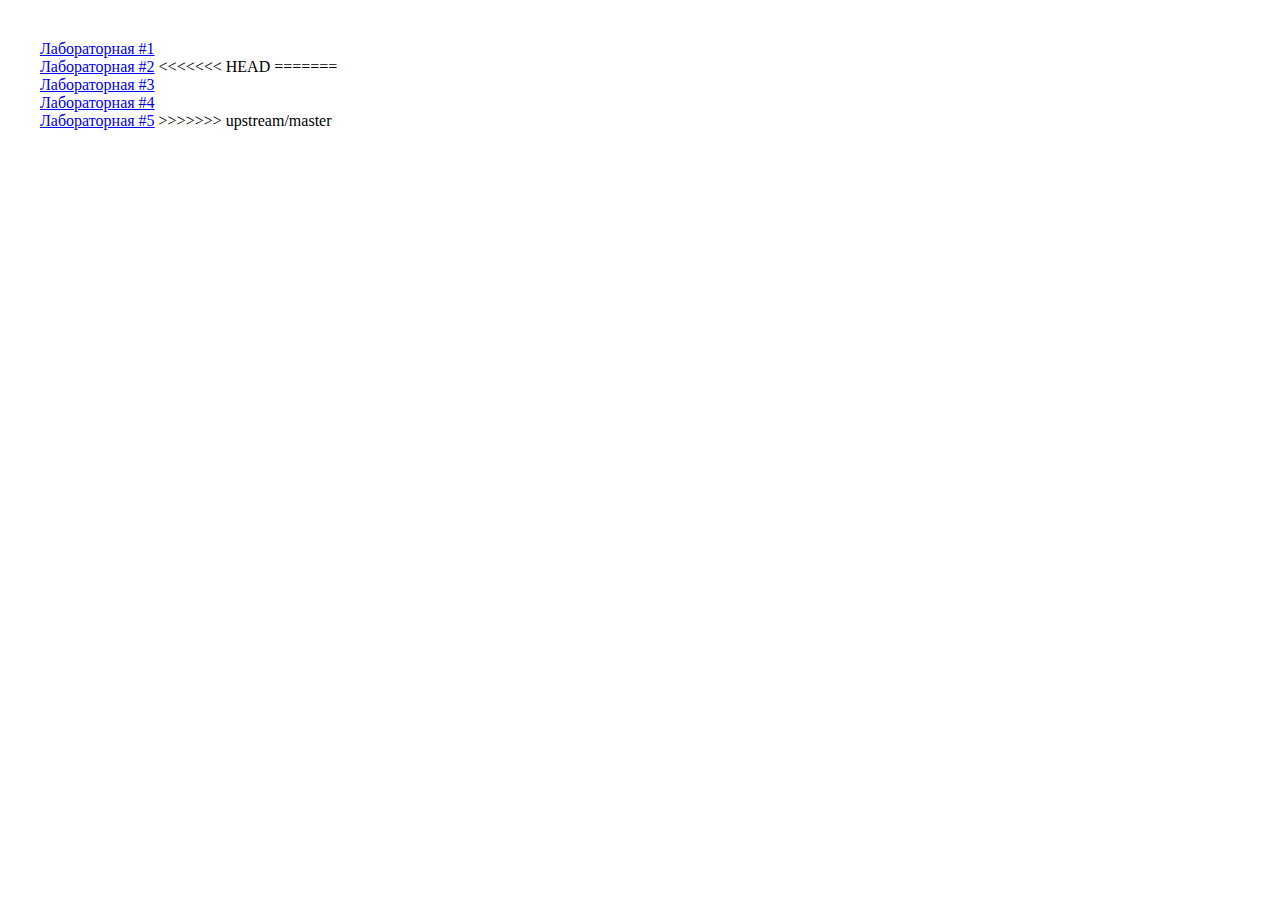
<file: index.html>
<!DOCTYPE html>
<html lang="en">

<head>
    <meta charset="UTF-8">
    <meta http-equiv="X-UA-Compatible" content="IE=edge">
    <meta name="viewport" content="width=device-width, initial-scale=1.0">
    <title>Document</title>
</head>

<body style="margin: 40px">
    <a href="./lab1/">Лабораторная #1</a>
    <br>
    <a href="./lab2/">Лабораторная #2</a>
<<<<<<< HEAD
=======
    <br>
    <a href="./lab3/">Лабораторная #3</a>
    <br>
    <a href="./lab4/">Лабораторная #4</a>
    <br>
    <a href="./lab5/">Лабораторная #5</a>
>>>>>>> upstream/master
</body>

</html>
</file>
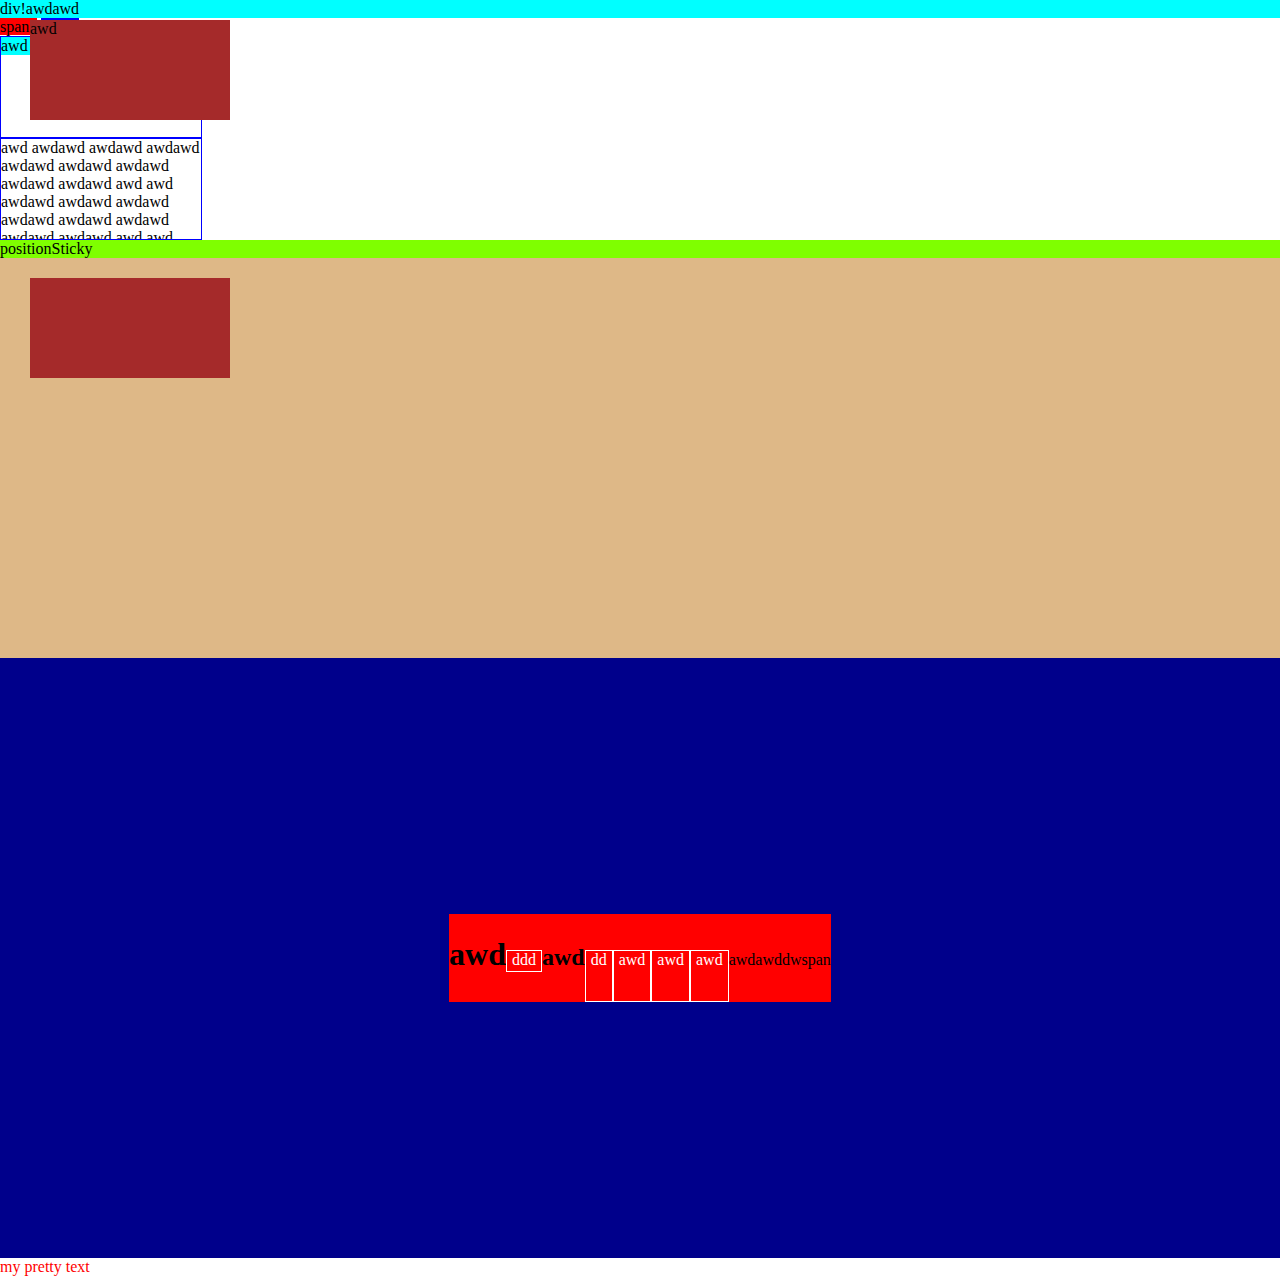
<file: example/index.html>
<!DOCTYPE html>
<html lang="en">

<head>
    <meta charset="UTF-8">
    <meta http-equiv="X-UA-Compatible" content="IE=edge">
    <meta name="viewport" content="width=device-width, initial-scale=1.0">
    <link rel="stylesheet" href="./index.css">
    <title>Document</title>
</head>

<body>
    <div class="divClass">
        div!awdawd
    </div>
    <span style="background-color: red;">span1</span>
    <span style="background-color: blue;">span2</span>
    <div class="overflowTest">
        <div style="width: 400px; background-color: aqua;">awd</div>
    </div>
    <div class="overflowTest">
        awd awdawd awdawd awdawd awdawd awdawd awdawd awdawd awdawd awd awd awdawd awdawd awdawd awdawd awdawd awdawd awdawd awdawd awd awd awdawd awdawd awdawd awdawd awdawd awdawd awdawd awdawd awd
    </div>
    <div class="positionSticky">
        positionSticky
    </div>
    <div class="position1">
        awd
    </div>
    <div class="position2">

        <div class="position1">

        </div>
    </div>
    <div class="flexWrapper">
        <div class="flexContainer">
            <h1>
                awd
            </h1>
            <div class="flexContainer-flexItem flexContainer-flexItem_small" style="">
                ddd
            </div>
            <h2>
                awd
            </h2>
            <div class="flexContainer-flexItem" style="">
                dd
            </div>

            <div class="flexContainer-flexItem">
                awd
            </div>
            <div class="flexContainer-flexItem">
                awd
            </div>
            <div class="flexContainer-flexItem">
                awd
            </div>
            <span>awdawddwspan</span>
        </div>
    </div>
    <div class="prettyText">
        my pretty text
    </div>
</body>

</html>
</file>
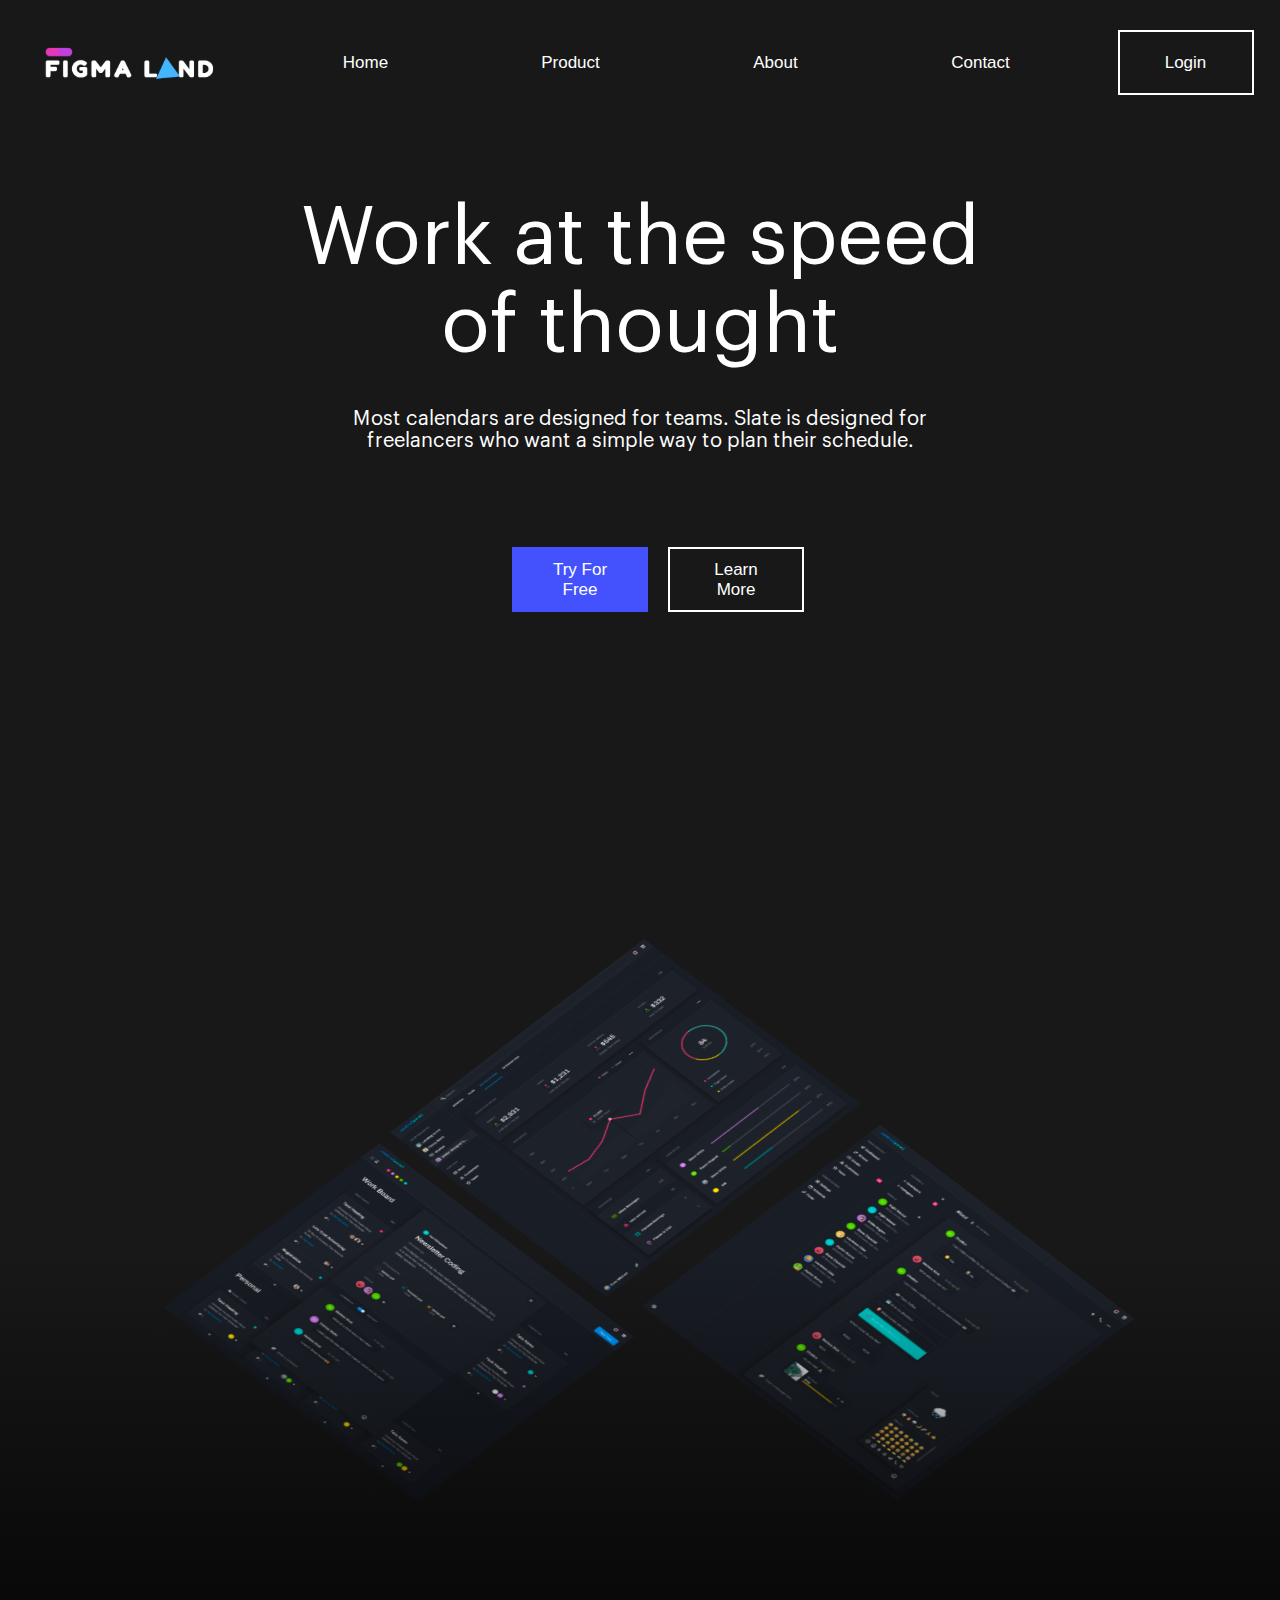
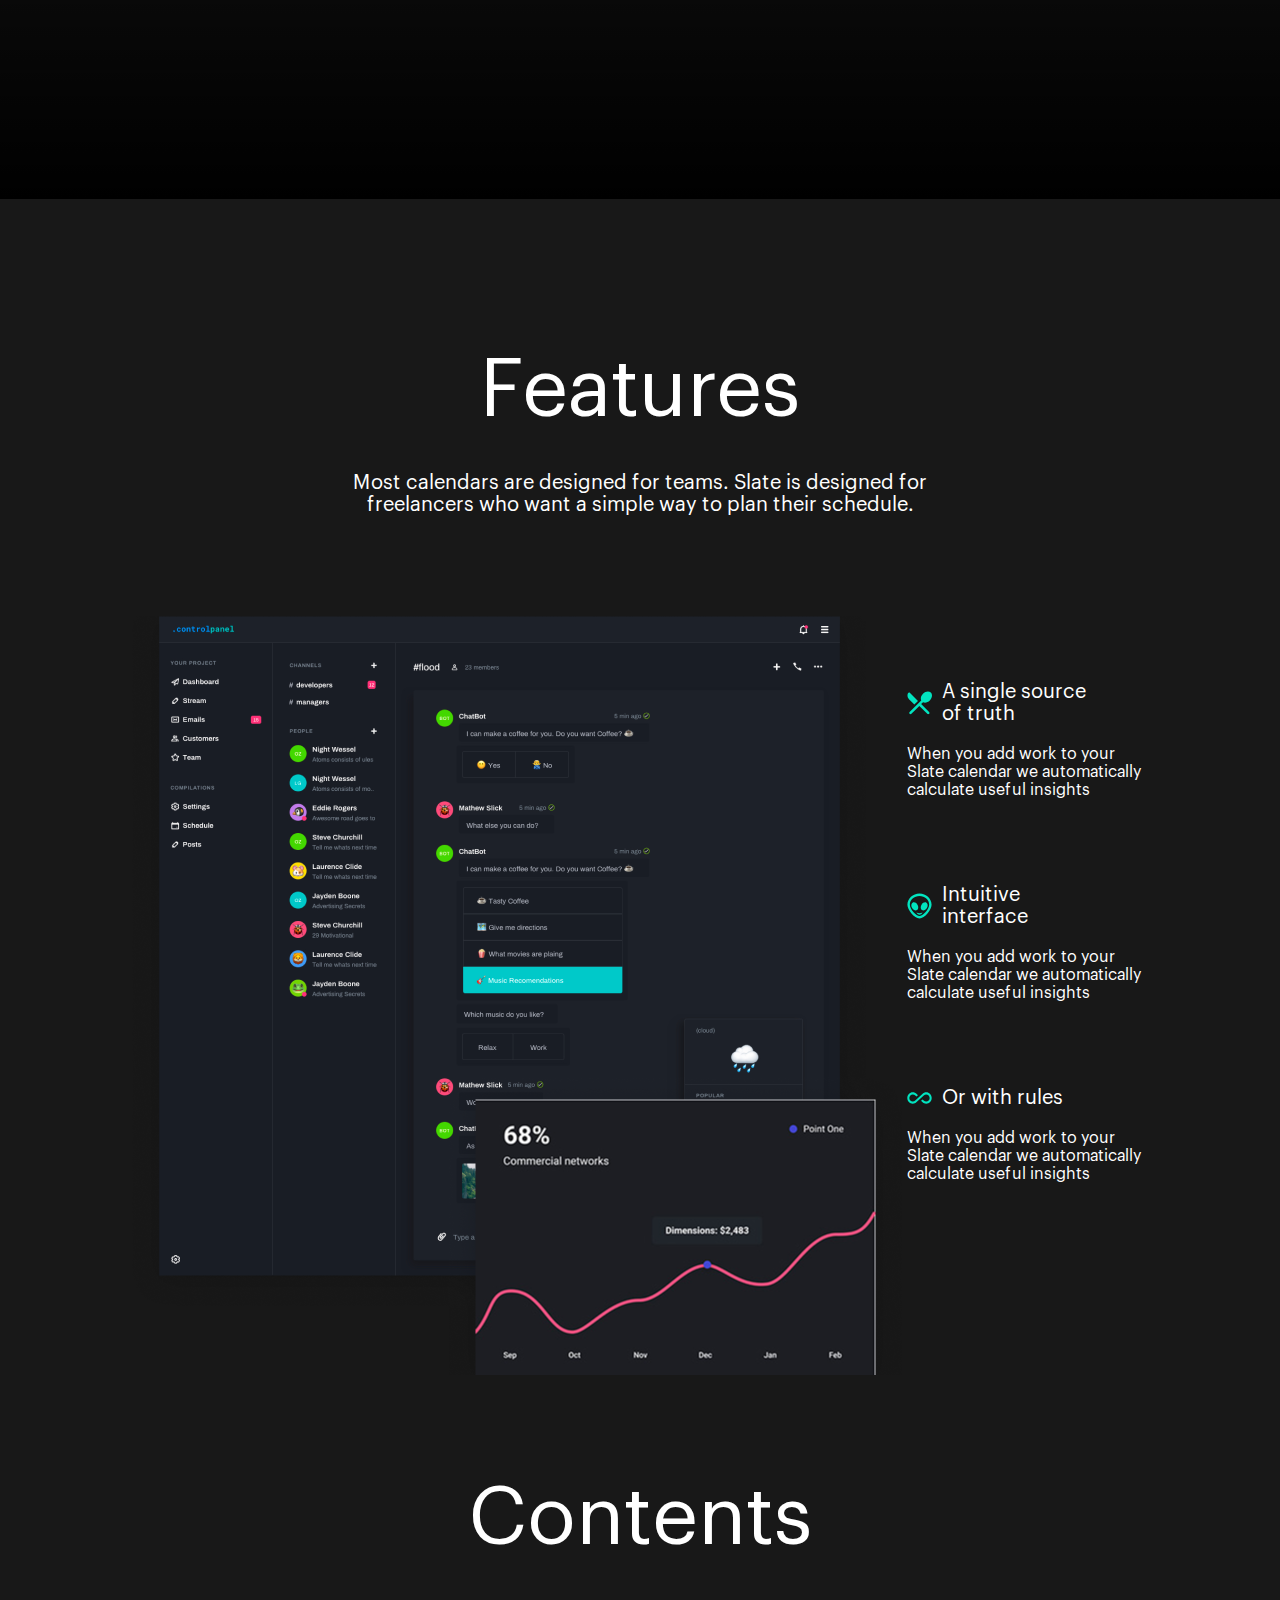
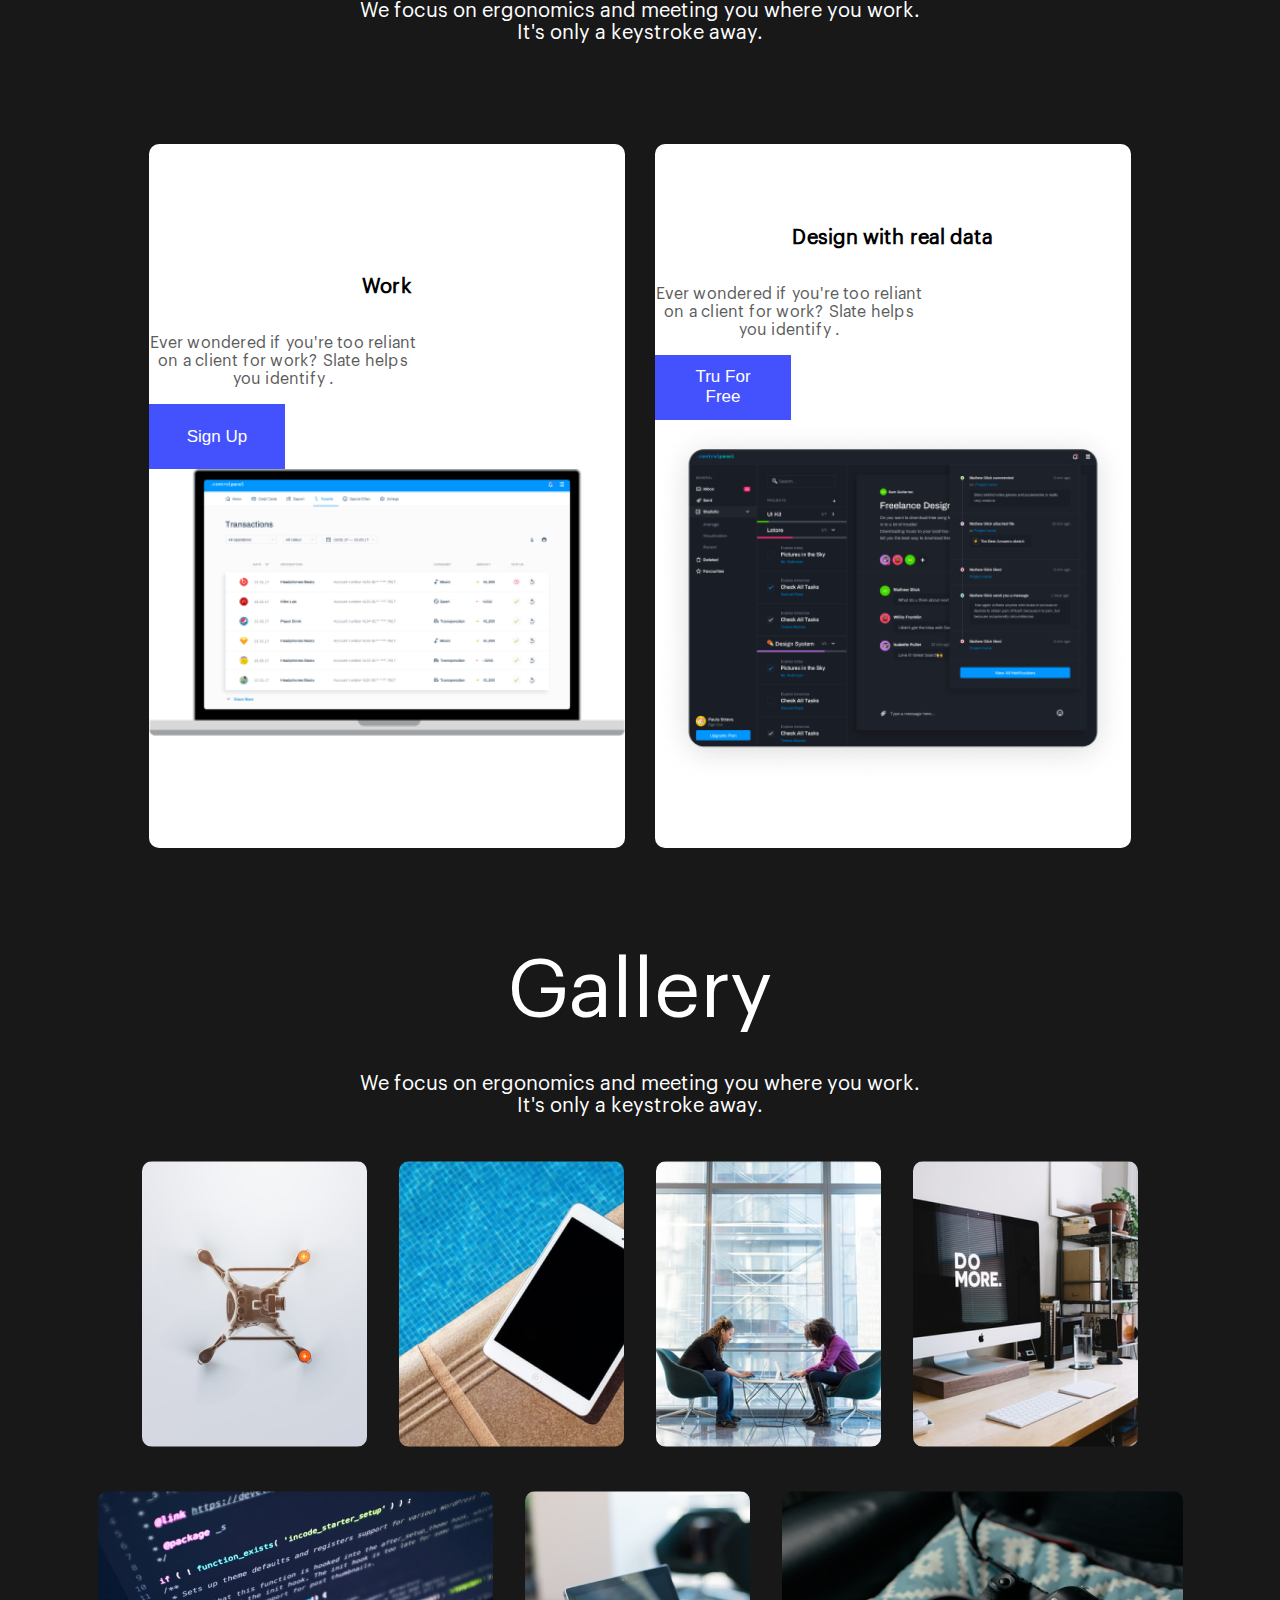
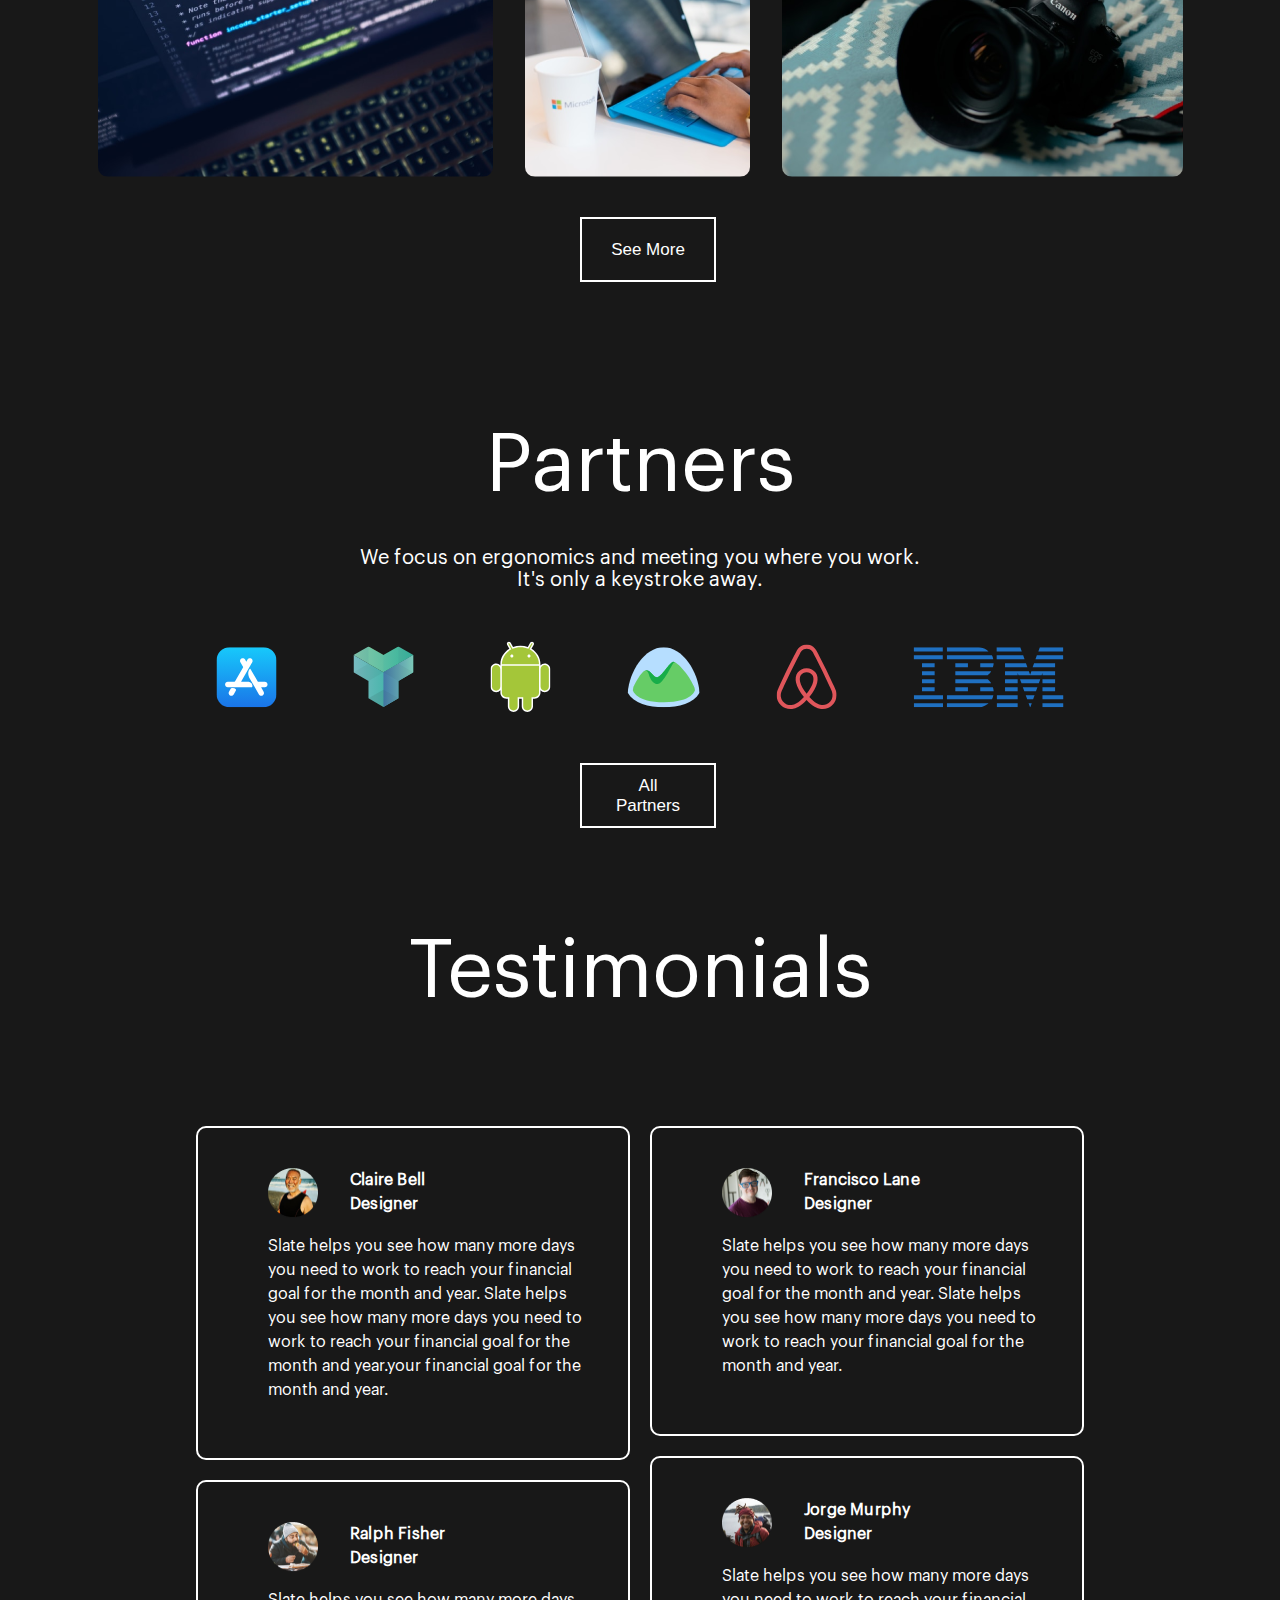
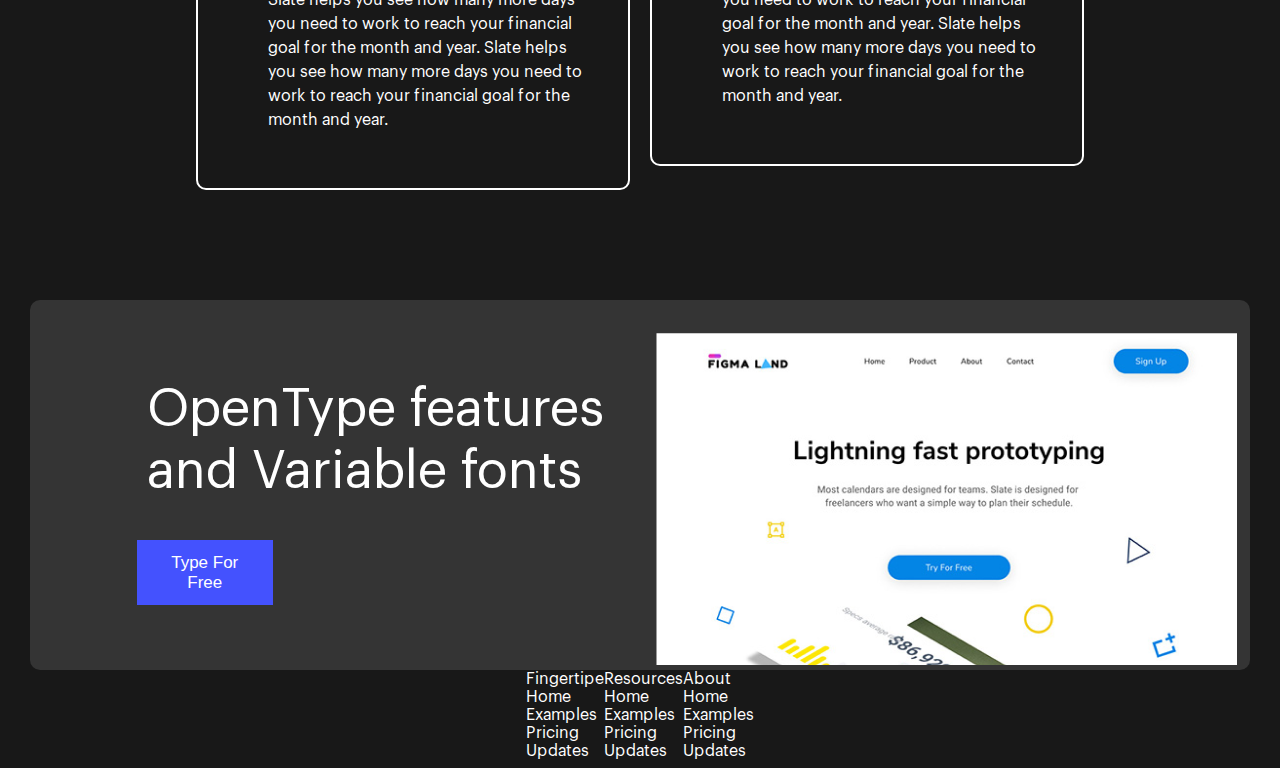
<file: lab2/index.html>
<!DOCTYPE html>
<html lang="en">

<head>
    <meta charset="UTF-8">
    <meta http-equiv="X-UA-Compatible" content="IE=edge">
    <meta name="viewport" content="width=device-width, initial-scale=1.0">
    <link rel="stylesheet" href="styles.css" type="text/css"/>

    <title>FigmaLand</title>
</head>


<body>
    <flexWrapper>
        <img src="Icons/FigmaLand (Label).svg">
        <button class="but1Class">Home</button>
        <button class="but1Class">Product</button>
        <button class="but1Class" >About</button>
        <button class="but1Class">Contact</button>
        <button class="but2Class">Login</button>
    </flexWrapper>

    <p class="sloganClass">Work at the speed<br>of thought</p>
    <p class="sloganSmallClass">Most calendars are designed for teams. Slate is designed for<br>freelancers who want a simple way to plan their schedule.</p>

    <flexWrapperBut>
        <button class=but2Class style="margin: 95px 20px; background-color:#4452FE; border: 2px solid #4452FE;">Try For Free</button>
        <button class=but2Class style="margin: 95px 20p">Learn More</button>
    </flexWrapperBut>
    
    <flexBox>
        <img class="dashboardClass" src="../lab2/Icons/Dashboard.svg">
        <div class="gradClass"></div>
    </flexBox>

    <p style="margin-top: 300px" class="sloganClass">Features</p>
    <p class="sloganSmallClass">Most calendars are designed for teams. Slate is designed for<br>freelancers who want a simple way to plan their schedule.</p>
    
    <flexBoxRow>
        <img src="Icons/Diagram.png">
        <flexBoxColumn>
            <flexColumn>
                <flexBoxSmallRow>
                    <img class="smallIconClass" src="Icons/knife&spoon.svg">
                    <span class="namePointClass">A single source of truth</span>
                </flexBoxSmallRow>
                <span class="textPointClass">When you add work to your Slate calendar we automatically calculate useful insights</span>
            </flexColumn>
            <flexColumn>
                <flexBoxSmallRow>
                    <img class="smallIconClass" src="Icons/alien.svg">
                    <span class="namePointClass">Intuitive interface</span>
                </flexBoxSmallRow>
                <span class="textPointClass">When you add work to your Slate calendar we automatically calculate useful insights</span>
            </flexColumn>
            <flexColumn>
                <flexBoxSmallRow>
                    <img class="smallIconClass" src="Icons/infinity.svg">
                    <span class="namePointClass">Or with rules</span>
                </flexBoxSmallRow>
                <span class="textPointClass">When you add work to your Slate calendar we automatically calculate useful insights</span>
            </flexColumn>
        </flexBoxColumn>
    </flexBoxRow>

    <p class="sloganClass">Contents</p>
    <p class="sloganSmallClass">We focus on ergonomics and meeting you where you work.<br>It's only a keystroke away.</p>
    <flexBoxRow>
        <div class="blockClass">
            <p class="boxName">Work</p>
            <p class="boxTetxt">Ever wondered if you're too reliant on a client for work? Slate helps you identify .</p>
            <button class=but2Class style="background-color:#4452FE; border: 2px solid #4452FE;">Sign Up</button>
            <img src="Icons/Macbook Pro.png">
        </div>
        <div class="blockClass">
            <p class="boxName">Design with real data</p>
            <p class="boxTetxt">Ever wondered if you're too reliant on a client for work? Slate helps you identify .</p>
            <button class=but2Class style="background-color:#4452FE; border: 2px solid #4452FE;">Tru For Free</button>
            <img src="Icons/Boards Notifications.png">
        </div>
    </flexBoxRow>

    <p class="sloganClass">Gallery</p>
    <p class="sloganSmallClass">We focus on ergonomics and meeting you where you work.<br>It's only a keystroke away.</p>
    <flexBoxColumn>
        <flexBoxRow style="margin-top: 44px; margin-bottom: 0;">
            <img class="galleryImg" src="Icons/Gallery 1.png">
            <img class="galleryImg"src="Icons/Gallery 2.png">
            <img class="galleryImg"src="Icons/Gallery 3.png">
            <img class="galleryImg"src="Icons/Gallery 4.png">
        </flexBoxRow>
        <flexBoxRow style="margin-top: 44px; margin-bottom: 0;">
            <img class="galleryImg"src="Icons/Gallery 5.png">
            <img class="galleryImg"src="Icons/Gallery 6.png">
            <img class="galleryImg"src="Icons/Gallery 7.png">
        </flexBoxRow>
    </flexBoxColumn>
    <flexWrapperBut>
        <button class=but2Class style="margin: 40px">See More</button>
    </flexWrapperBut>

    <p class="sloganClass">Partners</p>
    <p class="sloganSmallClass">We focus on ergonomics and meeting you where you work.<br>It's only a keystroke away.</p>
    <flexBoxRow2>
        <img class="iconBrand" src="Icons/1 logos_apple-app-store.svg">
        <img class="iconBrand" src="Icons/2 logos_apiary.svg">
        <img class="iconBrand" src="Icons/3 logos_android-icon.svg">
        <img class="iconBrand" src="Icons/4 logos_basecamp.svg">
        <img class="iconBrand" src="Icons/5 logos_airbnb.svg">
        <img class="iconBrand" src="Icons/6 logos_ibm.svg">
    </flexBoxRow2>
    <flexWrapperBut>
        <button class=but2Class>All Partners</button>
    </flexWrapperBut>

    <p class="sloganClass">Testimonials</p>
    <flexBoxRow>
        <flexBoxColumn>
            <div class="testimClass">
                <testimName>
                    <img class="avatarClass" src="Icons/Avatar 1.png">
                    <p class="avatarTextClass">Claire Bell<br>Designer</p>
                </testimName>
                <p class="testimTestClass">Slate helps you see how many more days 
                    you need to work to reach your financial 
                    goal for the month and year. Slate helps 
                    you see how many more days 
                    you need to work to reach your financial 
                    goal for the month and year.your financial 
                    goal for the month and year.</p>
            </div>

            <div class="testimClass">
                <testimName>
                    <img class="avatarClass" src="Icons/Avatar 2.png">
                    <p class="avatarTextClass">Ralph Fisher<br>Designer</p>
                </testimName>
                <p class="testimTestClass">Slate helps you see how many more days 
                    you need to work to reach your financial 
                    goal for the month and year. Slate helps 
                    you see how many more days 
                    you need to work to reach your financial 
                    goal for the month and year.</p>
            </div>
        </flexBoxColumn>
        <flexBoxColumn>
            <div class="testimClass">
                <testimName>
                    <img class="avatarClass" src="Icons/Avatar 3.png">
                    <p class="avatarTextClass">Francisco Lane<br>Designer</p>
                </testimName>
                <p class="testimTestClass">Slate helps you see how many more days 
                    you need to work to reach your financial 
                    goal for the month and year. Slate helps 
                    you see how many more days 
                    you need to work to reach your financial 
                    goal for the month and year.</p>
            </div>

            <div class="testimClass">
                <testimName>
                    <img class="avatarClass" src="Icons/Avatar 4.png">
                    <p class="avatarTextClass">Jorge Murphy<br>Designer</p>
                </testimName>
                <p class="testimTestClass">Slate helps you see how many more days 
                    you need to work to reach your financial 
                    goal for the month and year. Slate helps 
                    you see how many more days 
                    you need to work to reach your financial 
                    goal for the month and year.</p>
            </div>
        </flexBoxColumn>
    </flexBoxRow>


    <flexWrapperContainer>
        <flexContainer>
            <flexBoxRow3>
                <flexBoxColumn>
                    <p class="infBlockText">OpenType features 
                        and Variable fonts</p>
                    <button class=but2Class style="margin: 38px 0 0 94px; background-color:#4452FE; border: 2px solid #4452FE;">Type For Free</button>
                </flexBoxColumn>
                <flexBoxColumn>
                    <img style="justify-content: right;" src="Icons/Line Chart 1.png">
                </flexBoxColumn>
            </flexBoxRow3>
        </flexContainer>
    </flexWrapperContainer>

    <flexWrapperContainer>
        <flexBoxRow3>
            <flexBoxColumn>
                <a class="mainLink">Fingertipe</a>
                <a class="link">Home</a>
                <a class="link">Examples</a>
                <a class="link">Pricing</a>
                <a class="link">Updates</a>
            </flexBoxColumn>
            <flexBoxColumn>
                <a class="mainLink">Resources</a>
                <a class="link">Home</a>
                <a class="link">Examples</a>
                <a class="link">Pricing</a>
                <a class="link">Updates</a>
            </flexBoxColumn>
            <flexBoxColumn>
                <a class="mainLink">About</a>
                <a class="link">Home</a>
                <a class="link">Examples</a>
                <a class="link">Pricing</a>
                <a class="link">Updates</a>
            </flexBoxColumn>
        </flexBoxRow3>
    </flexWrapperContainer>
    
    
</body>

</html>
</file>
<file: example/index.css>
:root {
    --my-background-color: red;
}

body {
    margin: 0;
}

.divClass {
    background-color: aqua;
}

.overflowTest {
    overflow: scroll;
    border: 1px solid blue;
    width: 200px;
    height: 100px;
}

.position1 {
    background-color: brown;
    position: absolute;
    top: 20px;
    left: 30px;
    width: 200px;
    height: 100px;
}

.position2 {
    background-color: burlywood;
    position: relative;
    height: 400px;
}

.positionSticky {
    background-color: chartreuse;
    top: 20px;
    position: sticky;
    z-index: 20;
}

.flexWrapper {
    display: flex;
    justify-content: center;
    align-items: center;
    background-color: darkblue;
    height: 600px;
}

.flexContainer {
    display: flex;
    align-items: baseline;
    /* flex-direction: column; */
    background-color: darkblue;
    background-color: red;
}

.flexContainer-flexItem {
    height: 50px;
    border: 1px solid white;
    color: white;
    padding: 0px 5px;
}

.flexContainer-flexItem_small {
    height: 20px;
}

.prettyText {
    color: var(--my-background-color);
}

@media screen and (max-width: 1000px) {
    .prettyText {
        color: blue;
    }
}
</file>
<file: lab2/styles.css>
:root {
    --dark-background: #181818;
}

body {
    background: var(--dark-background);
    font-family: "Graphik";
    /* overflow-x: hidden; */
}

flexWrapper {
    display: flex;
    width: 100vw;
    flex-direction: row;
    justify-content: space-around;
    align-items: center;
    margin-top: 30px;
}

flexWrapperBut {
    display: flex;
    width: 100vw;
    flex-direction: row;
    justify-content: center;
    align-items: baseline;
}

flexWrapperDash {
    display: flex;
    position: relative;
    align-items: center;
    width: 100vw;
}

flexBox {
    display: flex;
    flex-direction: row;
    justify-content: center;
    margin: 0;
    margin: 100px;
}

flexBoxRow {
    display: flex;
    position: relative;
    flex-direction: row;
    justify-content: center;
    margin: 100px 20px;
}

flexBoxRow2 {
    display: flex;
    position: relative;
    flex-direction: row;
    justify-content: center;
    margin: 50px;
}

flexBoxRow3 {
    display: flex;
    position: relative;
    flex-direction: row;
    justify-content: space-around;
}

flexBoxSmallRow {
    display: flex;
    flex-direction: row;
    justify-content: left;
    margin: 45px 0 20px 0;
}


flexBoxColumn {
    display: flex;
    flex-direction: column;
    justify-content: left;
}

flexColumn {
    width: 250px;
    display: flex;
    flex-direction: column;
    justify-content: left;
    margin: 20px 0;
}

testimName {
    display: flex;
    flex-direction: row;
    justify-content: left;
}

flexWrapperContainer {
    display: flex;
    justify-content: center;
}


flexContainer {
    width: 1220px;
    height: 370px;
    background-color: #343434;
    border-radius: 10px;
    margin: 0;
}

.but1Class {
    padding: 7px 25px;
    text-align: center;
    background-color: var(--dark-background);
    color: white;
    border: 0; 
    box-shadow: 0;
    font-size: 17px;
    width: 136px;
    height:65px
}

.but2Class {
    font-size: 17px;
    padding: 7px 25px;
    text-align: center;
    background-color: var(--dark-background);
    color: white;
    border: 2px solid white; 
    width: 136px;
    height: 65px;
}

button, 
button:active, 
button:focus {
    outline: none;
}

.sloganClass {
    color: white;
    margin: 100px 0 37px 0;
    text-align: center;
    font-style: normal;
    font-size: 80px;

}

.sloganSmallClass {
    color: white;
    margin: 0;
    text-align: center;
    font-style: normal;
    font-size: 20px;

}

.dashboardClass {
    position: relative;
    width: 100%;
    height: 840px;
    /* background: url("../lab2/Icons/Dashboard.svg"); */
    /* box-shadow: inset 0 -350px 350px #111111; */
}

.gradClass {
    position: absolute;
    background: linear-gradient(to bottom, #ffffff00, #000000);
    width: 100%;
    height: 550px;
    margin-top: 442px;
    left: 0;
    right: 0;
}

.smallIconClass {
    width: 25px;
}

.namePointClass {
    color: white;
    margin: 0;
    text-align: left;
    font-style: normal;
    font-size: 20px;
    margin: 0 10px;
    width: 150px;
}

.textPointClass {
    color: white;
    margin: 0;
    text-align: left;
    font-style: normal;
    font-size: 16px;
    width: 248px;
}

.blockClass {
    display: flex;
    justify-content: center;
    flex-direction: column;
    width: 476px;
    height: 624px;
    margin: 0 15px;
    padding: 40px 0;
    border-radius: 10px;
    background-color: white;
}

.boxName{
    color: black;
    text-align: center;
    font-weight: bold;
    font-size: 20px;
    letter-spacing: 0.1px;
}

.boxTetxt {
    width: 268px;
    color: rgba(92, 92, 92, 1);
    text-align: center;
    font-size: 16px;
    letter-spacing: 0.2px;
}

.galleryImg {
    margin: 0 16px;
    border-radius: 10px;
}

.iconBrand {
    margin: 0 38px;
}

.testimClass {
    border: 2px solid white;
    border-radius: 10px;
    margin: 10px;
    padding: 40px 40px 40px 70px;
    color: white;
    width: 320px;
}

.avatarClass {
    width: 50px;
    height: 50px;
}

.avatarTextClass {
    line-height: 24px;;
    letter-spacing: 0.2px;
    padding: 0 10px;
    margin: 0 22px;
    font-weight: bold;
}

.testimTestClass {
    font-size: 16px;
    line-height: 24px;;
}

.infBlockText {
    width: 480px;
    font-size: 52px;
    margin: 78px 0 0 104px;
    color: white;
    line-height: 62px;
}

.mainLink {
    color: white;
}

.link {
    color: white;
}

@font-face {
    font-family: "Graphik"; 
    src: url("../lab2/Fonts/Graphik-Regular.ttf") ; 
    font-style: normal; 
    font-weight: normal; 

    }
</file>
